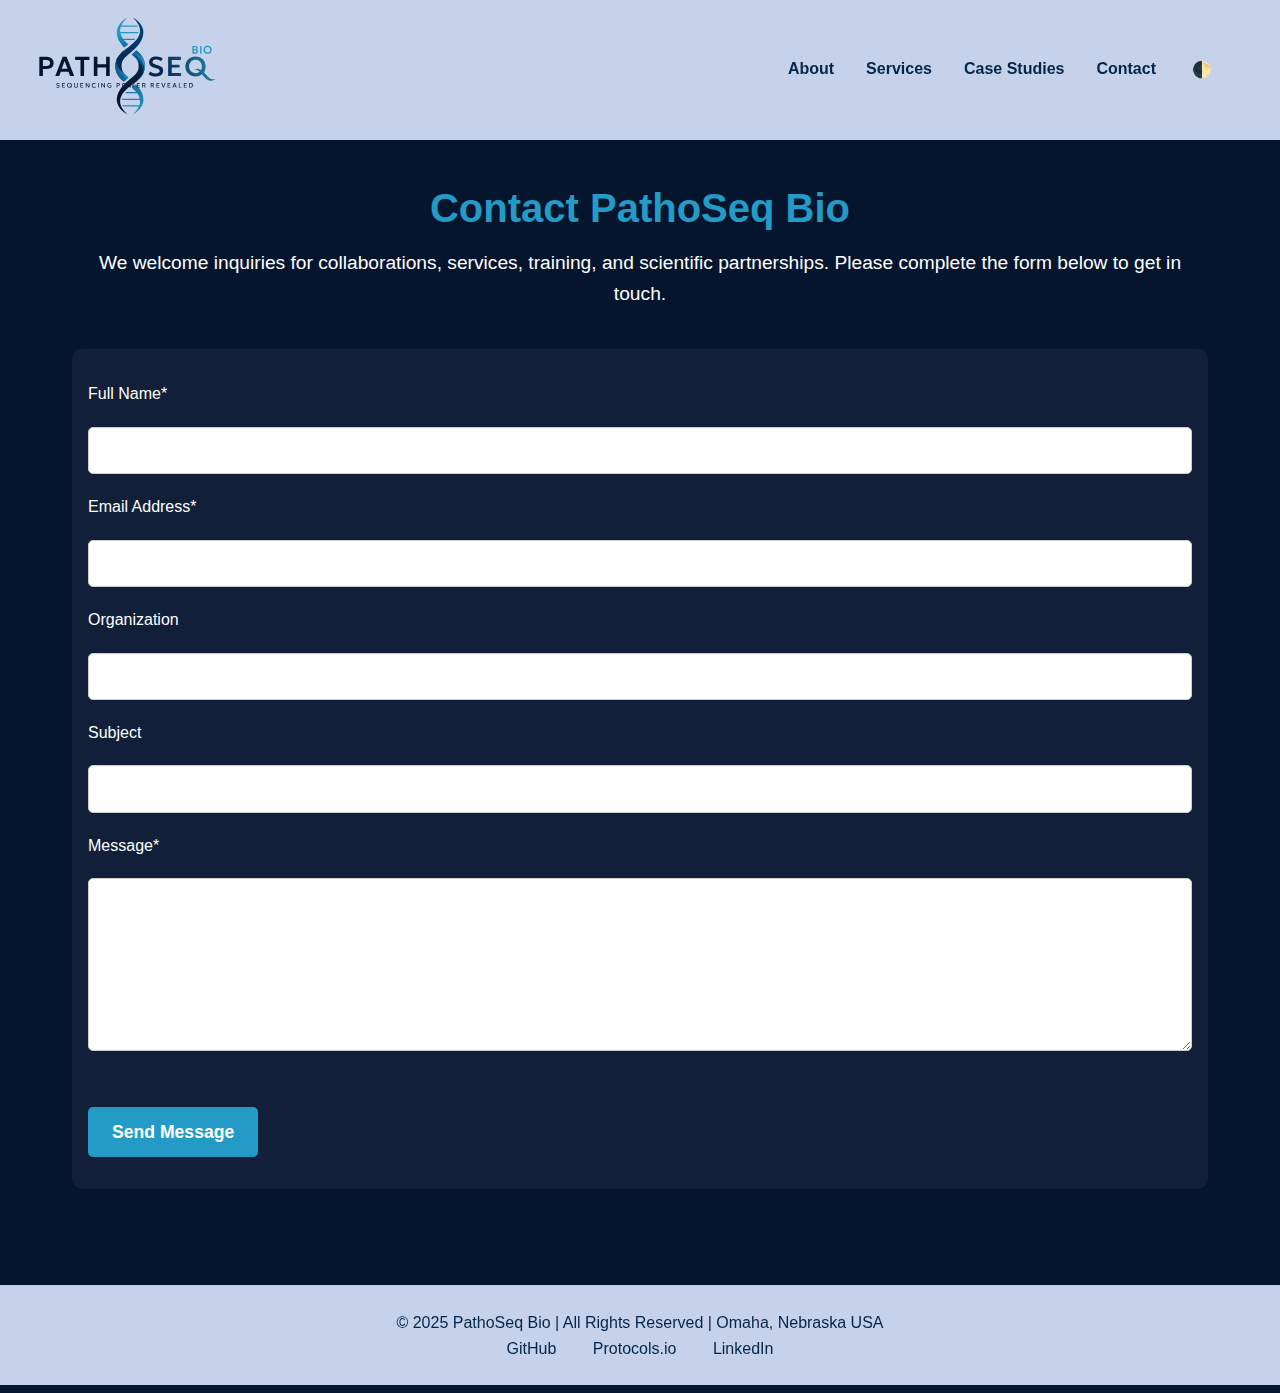
<file: contact.html>
<!DOCTYPE html>
<html lang="en">
<head>
  <meta charset="UTF-8" />
  <meta name="viewport" content="width=device-width, initial-scale=1.0" />
  <title>Contact | PathoSeq Bio</title>
  <meta name="description" content="Contact PathoSeq Bio for sequencing solutions, collaboration, or consulting." />
  <link rel="stylesheet" href="assets/css/styles.css" />
  <script src="https://www.google.com/recaptcha/api.js" async defer></script>
  <script src="https://translate.google.com/translate_a/element.js?cb=googleTranslateElementInit"></script>
</head>

<body>
  <header class="header">
    <div class="logo">
      <a href="index.html"><img src="assets/img/PathoSeq_Bio_SVG.svg" alt="PathoSeq Bio Logo" /></a>
    </div>
    <nav>
      <ul>
        <li><a href="index.html#about">About</a></li>
        <li><a href="services.html">Services</a></li>
        <li><a href="collaborators.html">Case Studies</a></li>
        <li><a href="contact.html">Contact</a></li>
        <button id="theme-toggle" aria-label="Toggle light/dark mode">🌓</button>
        <li><div id="google_translate_element"></div></li>
      </ul>
    </nav>
  </header>

  <main class="section-box contact-page">
   <div class="contact-intro">
    <h1>Contact PathoSeq Bio</h1>
    <p>We welcome inquiries for collaborations, services, training, and scientific partnerships. Please complete the form below to get in touch.</p>
   </div>

   <!-- Contact Form -->
   <form id="contactForm" action="https://formspree.io/f/mvgweoyy" method="POST" onsubmit="return handleSubmit(event)" class="contact-form">
    <label for="name">Full Name*</label>
    <input type="text" id="name" name="name" required />

    <label for="email">Email Address*</label>
    <input type="email" id="email" name="email" required
      pattern="[a-z0-9._%+-]+@[a-z0-9.-]+\.[a-z]{2,}$"
      title="Enter a valid email address (e.g., user@example.com)" />

    <label for="organization">Organization</label>
    <input type="text" id="organization" name="organization" />

    <label for="subject">Subject</label>
    <input type="text" id="subject" name="subject" />

    <label for="message">Message*</label>
    <textarea id="message" name="message" rows="8" required></textarea>

    <!-- Google reCAPTCHA -->
    <div class="g-recaptcha" data-sitekey="YOUR_RECAPTCHA_SITE_KEY_HERE"></div>

    <button type="submit">Send Message</button>
  </form>

  <!-- Success Message -->
   <div id="formSuccess" style="display:none; margin-top:1rem; color:#00cc99; font-weight:bold;">
     ✅ Thank you for contacting us. We'll be in touch shortly.
   </div>
 </main>


  <footer>
    <p>&copy; 2025 PathoSeq Bio | All Rights Reserved | Omaha, Nebraska USA</p>
    <div class="social">
      <a href="https://github.com/jesswiley-PBio">GitHub</a>
      <a href="https://www.protocols.io/view/pathoseq-bio-hybrid-capture-with-ont-minion-sequen-36wgqd5eovk5/v1">Protocols.io</a>
      <a href="https://linkedin.com/in/jessica-wiley-phd-8a8a2b4b">LinkedIn</a>
    </div>
  </footer>

  
  <script src="assets/js/scripts.js"></script>
  
</body>
</html>
</file>
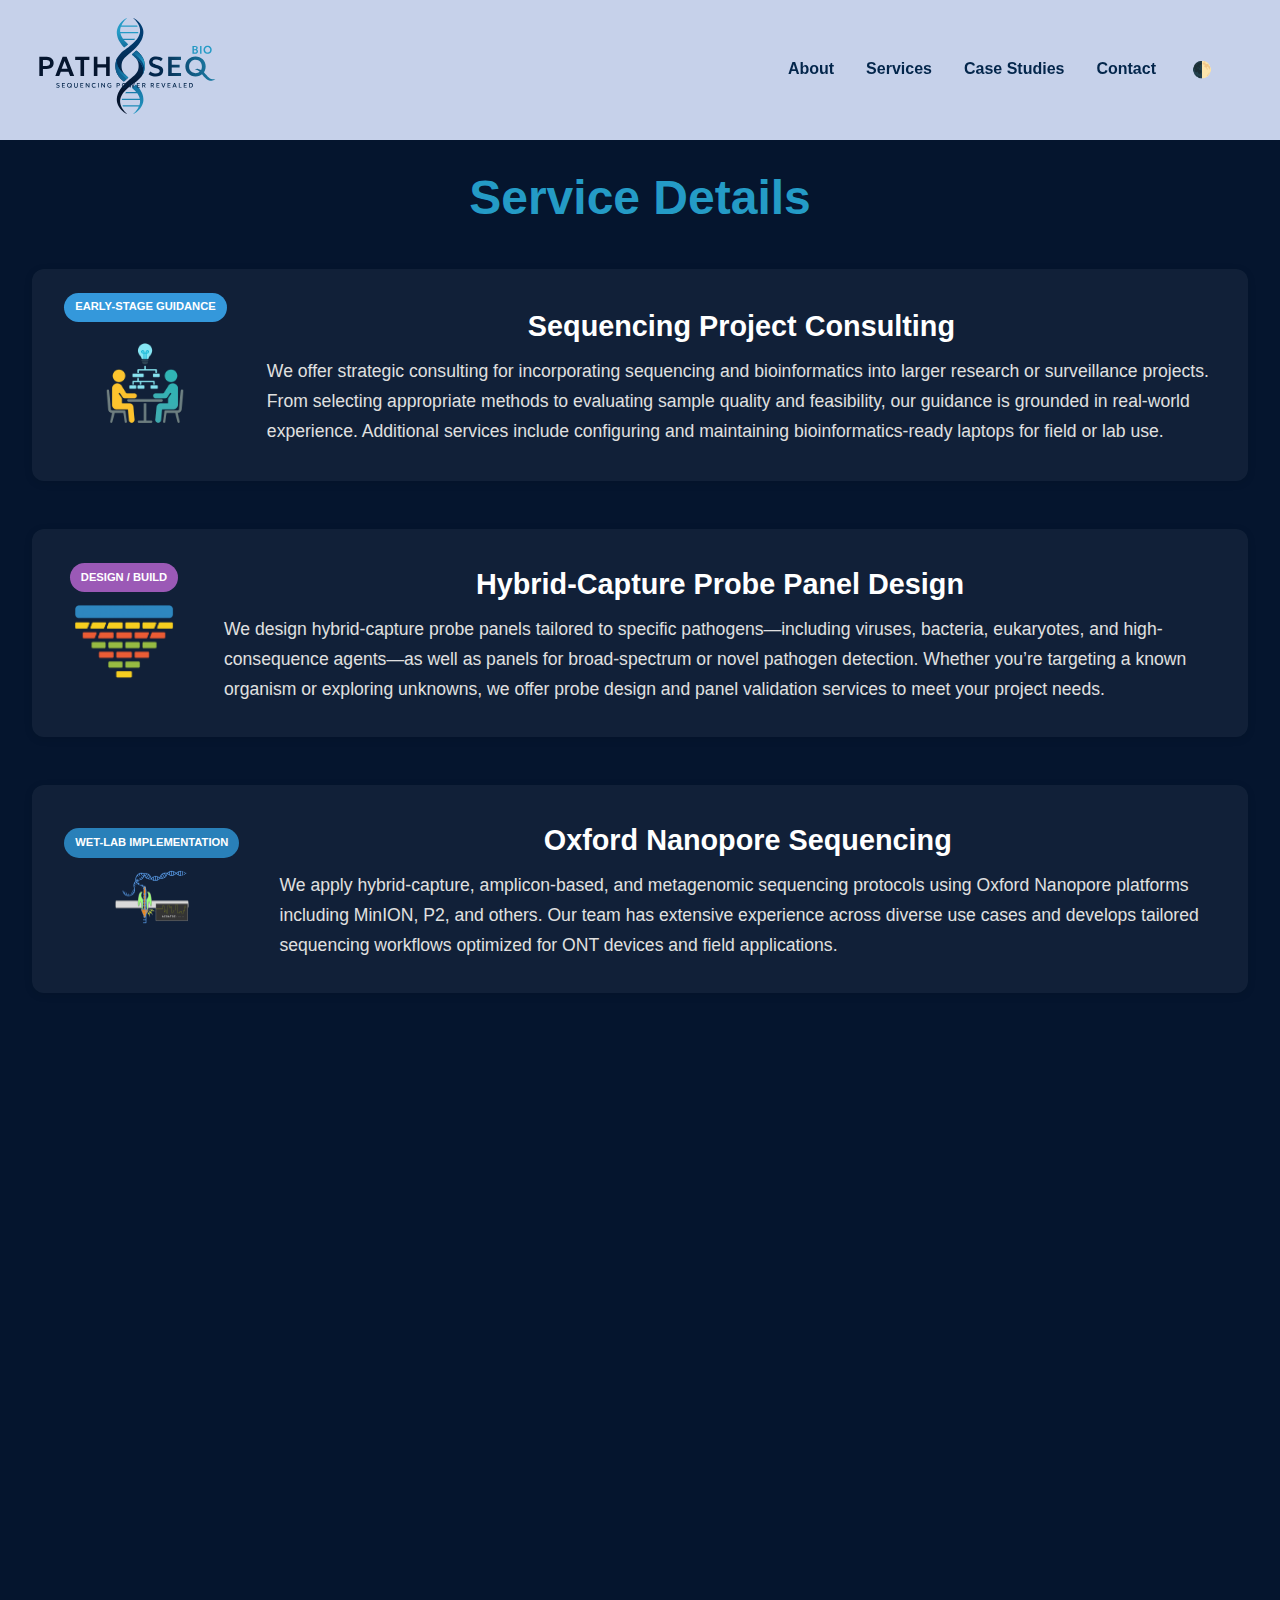
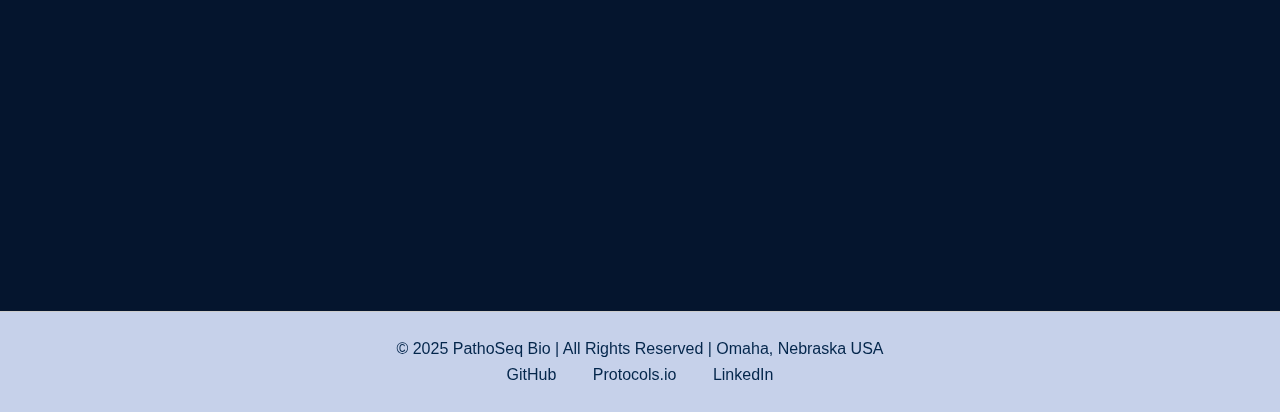
<file: services.html>
<!-- services.html -->
<!DOCTYPE html>
<html lang="en">
<head>
  <meta charset="UTF-8" />
  <title>Services | PathoSeq Bio</title>
  <link rel="stylesheet" href="assets/css/styles.css" />
  <script src="https://translate.google.com/translate_a/element.js?cb=googleTranslateElementInit"></script>
</head>
<body>
  <header class="header">
    <div class="logo">
      <a href="index.html"><img src="assets/img/PathoSeq_Bio_SVG.svg" alt="PathoSeq Bio Logo" /></a>
    </div>
    <nav>
      <ul>
        <li><a href="index.html#about">About</a></li>
        <li><a href="services.html">Services</a></li>
        <li><a href="collaborators.html">Case Studies</a></li>
        <li><a href="contact.html">Contact</a></li>
        <button id="theme-toggle" aria-label="Toggle light/dark mode">🌓</button>
        <li><div id="google_translate_element"></div></li>
      </ul>
    </nav>
  </header>

  <main class="services-detailed-page section-box">
    <h1 class="page-title">Service Details</h1>

    <div class="service-wrapper fade-in">
      <div class="service-box" id="consulting">      
        <div class="service-icon-container">
          <span class="phase-label guidance">Early-Stage Guidance</span>
          <img src="assets/img/consulting.png" alt="Consulting Icon" class="service-icon" />
        </div>
        <div class="service-text">
          <h2>Sequencing Project Consulting</h2>
          <p>We offer strategic consulting for incorporating sequencing and bioinformatics into larger research or surveillance projects. From selecting appropriate methods to evaluating sample quality and feasibility, our guidance is grounded in real-world experience. Additional services include configuring and maintaining bioinformatics-ready laptops for field or lab use.</p>
        </div>
      </div>
    </div>

    <div class="service-wrapper fade-in">
      <div class="service-box" id="panel">      
        <div class="service-icon-container">
          <span class="phase-label design">Design / Build</span>
          <img src="assets/img/probes.png" alt="Probe Design Icon" class="service-icon" />
        </div>
        <div class="service-text">
          <h2>Hybrid-Capture Probe Panel Design</h2>
          <p>We design hybrid-capture probe panels tailored to specific pathogens—including viruses, bacteria, eukaryotes, and high-consequence agents—as well as panels for broad-spectrum or novel pathogen detection. Whether you’re targeting a known organism or exploring unknowns, we offer probe design and panel validation services to meet your project needs.</p>
        </div>
      </div>
    </div>

    <div class="service-wrapper fade-in">
      <div class="service-box" id="sequencing">      
        <div class="service-icon-container">
          <span class="phase-label wetlab">Wet-Lab Implementation</span>
          <img src="assets/img/nanopore_sequencing.svg" alt="Sequencing Icon" class="service-icon" />
        </div>
        <div class="service-text">
          <h2>Oxford Nanopore Sequencing</h2>
          <p>We apply hybrid-capture, amplicon-based, and metagenomic sequencing protocols using Oxford Nanopore platforms including MinION, P2, and others. Our team has extensive experience across diverse use cases and develops tailored sequencing workflows optimized for ONT devices and field applications.</p>
        </div>
      </div>
    </div>

    <div class="service-wrapper fade-in">
      <div class="service-box" id="pipeline">      
        <div class="service-icon-container">
       	  <span class="phase-label analysis">Analysis Infrastructure</span>
          <img src="assets/img/icons8-bioinformatics-100.png" alt="Pipeline Icon" class="service-icon" />
        </div>
        <div class="service-text">
          <h2>Custom Bioinformatics Pipelines</h2>
          <p>We build custom Nextflow pipelines for pathogen detection and characterization, supporting workflows for genome assembly, typing, variant calling, quality control, and data visualization. Outputs are compatible with public repositories such as GISAID and GenBank.</p>
        </div>
      </div>
    </div>

    <div class="service-wrapper fade-in">
      <div class="service-box" id="analysis">      
        <div class="service-icon-container">
          <span class="phase-label output">Interpretation & Output</span>
          <img src="assets/img/analysis.png" alt="Figure Production Icon" class="service-icon" />
        </div>
        <div class="service-text">
          <h2>Custom Analysis & Figure Production</h2>
          <p>We provide end-to-end analysis and figure generation for publications, particularly for teams new to sequencing or bioinformatics. Whether you need results interpreted, figures prepared, or input on data presentation, we can support your project from raw data to polished output. Explore our case studies for examples of collaborative publications.</p>
        </div>
      </div>
    </div>

    <div class="service-wrapper fade-in">
      <div class="service-box" id="global">      
        <div class="service-icon-container">
          <span class="phase-label deployment">Field Deployment</span>
          <img src="assets/img/global.png" alt="Earth Icon" class="service-icon" />
        </div>
        <div class="service-text">
          <h2>Global Deployment & Training</h2>
          <p>We deploy hybrid-capture and other sequencing workflows on ONT platforms in settings ranging from field sites to national reference laboratories. Our team provides hands-on training for local personnel and long-term technical support. We have established in-country sequencing capacity in Malaysia, Laos, South Korea, Ghana, and the DRC—often from the ground up—and continue expanding our global footprint.</p>
        </div>
      </div>
    </div>
  </main>


  <footer>
    <p>&copy; 2025 PathoSeq Bio | All Rights Reserved | Omaha, Nebraska USA</p>
    <div class="social">
      <a href="https://github.com/jesswiley-PBio">GitHub</a>
      <a href="https://www.protocols.io/view/pathoseq-bio-hybrid-capture-with-ont-minion-sequen-36wgqd5eovk5/v1">Protocols.io</a>
      <a href="https://linkedin.com/in/jessica-wiley-phd-8a8a2b4b">LinkedIn</a>
    </div>
  </footer>
  
  <script src="assets/js/scripts.js"></script>
</body>
</html>
</file>
<file: assets/css/styles.css>
/* Reset & Base Styles */
* {
  margin: 0;
  padding: 0;
  box-sizing: border-box;
}

body {
  font-family: 'Geologica', sans-serif;
  line-height: 1.6;
  color: #ffffff;
  background-color: #05152e;
  scroll-behavior: smooth;
  overflow-x: hidden;
}

header {
  position: fixed;
  top: 0;
  width: 100%;
  padding: 1rem 2rem;
  background-color: rgba(220, 230, 255, 0.9); /* Much lighter blue/off-white */
  backdrop-filter: blur(6px);
  z-index: 1000;
  display: flex;
  justify-content: space-between;
  align-items: center;
}

.logo img {
  height: 100px;
}

nav ul {
  list-style: none;
  display: flex;
  gap: 2rem;
}

nav a {
  color: #03264b; /* darker blue for contrast */
  text-decoration: none;
  font-weight: 600;
  transition: color 0.3s;
}

nav a:hover {
  color: #249bc6;
}

/* Hero section stays full width */
.hero {
  position: relative;
  width: 100vw;         /* full viewport width */
  height: 75vh;         /* reduced height */
  margin: 0;            /* eliminate spacing */
  padding: 0;
  display: flex;
  align-items: center;
  justify-content: center;
  text-align: center;
  overflow: hidden;
}

/* Ensure hero spans full screen width and is not constrained by section margins */
.hero {
  width: 100vw;
  max-width: 100%;
  margin: 0;
  padding: 0;
}

/* General layout for all sections except hero */
section {
  padding: 5rem 2rem;
}

section:not(.hero) {
  max-width: 1100px;
  margin: 0 auto;
}

#bg-video {
  position: absolute;
  top: 0;
  left: 0;
  width: 100%;
  height: 100%;
  object-fit: cover; /* this ensures full fill */
  z-index: -2;
  background-color: #05152e;
}

.video-overlay {
  position: absolute;
  top: 0;
  left: 0;
  width: 100%;
  height: 100%;
  z-index: -1;
  background: linear-gradient(to bottom, rgba(5, 21, 46, 0.5), rgba(5, 21, 46, 0.85));
}

.hero-content {
  z-index: 10;
  color: #ffffff;
  width: 100%;
  padding: 2rem;
}


.hero-content h1 {
  font-size: 3.5rem;
  margin-bottom: 1rem;
}

.hero-content h2 {
  color: #ffffff;
}

.hero-content p {
  font-size: 1.3rem;
  color: #ffffff;
}

/* Section Styling */
/* Fine-tuned spacing for first section under hero */
section {
  padding: 4rem 2rem;
  max-width: 1200px;
  margin: 0 auto;
}

#about {
  margin-top: -2rem;
  padding-top: 4rem; /* pull up slightly closer to hero only */
}

#about p {
  font-size: 1.2rem;
  line-height: 1.8;
}

h2 {
  font-size: 2.5rem;
  margin-bottom: 0.5rem;
  color: #249bc6;
  text-align: center;
}

ul {
  list-style-type: disc;
  padding-left: 2rem;
}

form {
  display: flex;
  flex-direction: column;
  gap: 1rem;
}

input, textarea {
  padding: 0.75rem;
  border: none;
  border-radius: 4px;
  font-size: 1rem;
}

button {
  padding: 0.75rem;
  border: none;
  background-color: #249bc6;
  color: white;
  font-weight: bold;
  cursor: pointer;
  border-radius: 4px;
  transition: background-color 0.3s ease;
}

button:hover {
  background-color: #013d71;
}

/* Footer fix — restore banner look, center content */
footer {
  background-color: rgba(220, 230, 255, 0.9);
  backdrop-filter: blur(6px);
  padding: 1.5rem;
  text-align: center;
  color: #03264b;
  border-top: 1px solid #ccc;
}


footer .attribution {
  margin-top: 1rem;
  font-size: 0.75rem;
  color: #555;
}

.social a {
  margin: 0 1rem;
  color: #03264b; /* match footer */
  text-decoration: none;
  font-weight: 500;
}

.social a:hover {
  color: #249bc6;
}

/* Animations */
.fade-in {
  animation: fadeInUp 1s ease-in both;
}

@keyframes fadeInUp {
  from {
    opacity: 0;
    transform: translate3d(0, 20px, 0);
  }
  to {
    opacity: 1;
    transform: none;
  }
}

/* Services Grid Layout */
.services-grid {
  display: grid;
  grid-template-columns: repeat(auto-fit, minmax(280px, 1fr));
  grid-column: 1 / -1;
  margin-bottom: 1rem;
  gap: 2rem;
}

.services-grid .tile {
  background-color: rgba(255, 255, 255, 0.05);
  border-radius: 10px;
  padding: 1.5rem;
  box-shadow: 0 2px 8px rgba(0, 0, 0, 0.1);
  transition: all 0.3s ease-in-out;
  text-align: center;
  color: white;                     /* Force white text for headings */
  text-decoration: none; 	    /* Remove underline */
}

.services-grid .tile:hover {
  transform: scale(1.02);
  background-color: rgba(255, 255, 255, 0.1);
}

.services-grid .tile i {
  margin-bottom: 1rem;
  color: #249bc6;
  display: block;
}

.services-grid .tile:visited h3 {
  color: white;                     /* Prevent purple on visited */
}

.services-grid .tile:hover h3 {
  color: #249bc6;                   /* Optional: hover effect */
}

.services-grid .tile h3 {
  margin-top: 0.5rem;
  font-size: 1.3rem;
  color: white;
  transition: color 0.3s ease;
}

.service-icon {
  max-height: 120px;
  max-width: 150px;
  width: auto;
  height: auto;
  margin-bottom: 1rem;
  display: block;
  margin-left: auto;
  margin-right: auto;
}

.services-grid .tile {
  background-color: rgba(255, 255, 255, 0.05);
  border-radius: 10px;
  padding: 1.5rem;
  box-shadow: 0 2px 8px rgba(0, 0, 0, 0.1);
  transition: all 0.3s ease-in-out;
  text-align: center;
  display: flex;
  flex-direction: column;
  align-items: center;
  justify-content: center;
}

body.light-mode .services-grid .tile h3 {
  color: #000;
}

/* ==== Services Page Enhancements ==== */

.services-detailed-page {
  max-width: 1500px;
  margin: 6rem auto 2rem;
  padding: 2rem;
}

.page-title {
  font-size: 3rem;
  color: #249bc6;
  text-align: center;
  margin-top: 2rem;     /* ⬅️ Add more space above the title */
  margin-bottom: 2rem; /* Keep or adjust this for space below */
}

.service-box {
  display: flex;
  align-items: center;
  gap: 2.5rem;
  padding: 2rem;
  border-radius: 12px;
  background-color: rgba(255, 255, 255, 0.05);
  box-shadow: 0 2px 8px rgba(0,0,0,0.1);
  transition: transform 0.3s ease;
  margin-bottom: 0; /* no need for internal margin if wrapper is spacing */
  flex-direction: row;
  flex-wrap: wrap;
}

.service-box:hover {
  transform: translateY(-4px);
  background-color: rgba(255, 255, 255, 0.08);
}

.service-box .service-icon {
  width: 100px;
  height: auto;
  transition: transform 0.6s ease-in-out;
  transform-origin: center;
}

.service-box:hover .service-icon {
  transform: rotate(10deg) scale(1.05);
}

.service-box h2 {
  font-size: 2rem;
  color: #ffffff;
  margin-bottom: 0.5rem;
}

.service-box p {
  font-size: 1.1rem;
  color: #dddddd;
  line-height: 1.6;
}

.service-icon-container {
  flex: 0 0 120px;
  display: flex;
  justify-content: center;
  align-items: center;
}

.service-icon {
  width: 80px;
  height: auto;
  transition: transform 0.6s ease-in-out;
  transform-origin: center;
}

.service-wrapper {
  margin-bottom: 3rem; /* spacing *outside* the box background */
}

.service-box:hover .service-icon {
  transform: scale(1.20) rotateY(360deg);
}

.service-text {
  flex: 1;
  min-width: 250px;
}

.service-text h2 {
  font-size: 1.8rem;
  margin-bottom: 0.5rem;
  color: #ffffff;
}

.service-text p {
  line-height: 1.7;
  color: #e0e0e0;
}

/* Light mode overrides */
body.light-mode .service-text h2 {
  color: #013d71;
}

body.light-mode .service-text p {
  color: #333333;
}

body.light-mode .page-title {
  color: #013d71;
}

.fade-in {
  opacity: 0;
  transform: translateY(20px);
  transition: opacity 0.8s ease-out, transform 0.8s ease-out;
}

.fade-in.visible {
  opacity: 1;
  transform: translateY(0);
}

/* === Value Chain Labels === */
.service-icon-container {
  flex: 0 0 120px;
  display: flex;
  flex-direction: column;
  justify-content: flex-start;
  align-items: center;
  gap: 0.5rem; /* Reduce spacing between label and icon */
  margin-top: -0.5rem; /* Adjust to visually lift label if needed */
}

.phase-label {
  font-size: 0.7rem;
  font-weight: bold;
  padding: 0.35rem 0.7rem;
  border-radius: 20px;
  color: #fff;
  text-transform: uppercase;
  white-space: nowrap;
  margin-bottom: 0.2rem;
}

.phase-label.guidance       { background-color: #3498db; }  /* Orange */
.phase-label.design         { background-color: #9b59b6; }  /* Purple */
.phase-label.wetlab         { background-color: #2980b9; }  /* Blue */
.phase-label.analysis       { background-color: #f39c12; }  /* Light Blue */
.phase-label.output         { background-color: #e74c3c; }  /* Red */
.phase-label.deployment          { background-color: #27ae60; }  /* Green */

/* Case Study and Publication Logos */
.publication-list {
  list-style-type: none;
  padding-left: 0;
}

.publication-list li {
  margin-bottom: 1rem;
}

.publication-list a {
  color: #ffffff;
  text-decoration: underline;
}

.publication-list a:hover {
  color: #249bc6;
}


/* Collaborative Partner Logos */
.partners {
  text-align: center;
  padding: 4rem 2rem;
}

.partner-logos {
  display: flex;
  flex-wrap: wrap;
  justify-content: center;
  align-items: center;
  gap: 2rem;
  margin-top: 2rem;
}

.partner-logos img {
  max-height: 80px;
  max-width: 160px;
  object-fit: contain;
  background-color: #ffffff;
  padding: 4px;
  border-radius: 6px;
}

/* === Map Styling === */
#leaflet-map {
  height: 500px;
  border-radius: 10px;
  overflow: hidden;
}

/* Keep map centered and prevent unwanted scrollbars */
.leaflet-container {
  width: 100%;
  background: #e2ecf5;
}

#map-section h1 {
  text-align: center;
  color: #249bc6;
  font-size: 2.5rem;
  margin-top: 6rem;
}

#map-section h3 {
  text-align: center;
  color: #cccccc;
  font-weight: 400;
  max-width: 900px;
  margin: 1rem auto 2rem;
}

body.light-mode #map-section h3 {
  color: #333333;
}

/* === Publications Section === */
#publications {
  background: rgba(255, 255, 255, 0.05);
  border-radius: 12px;
  padding: 2rem;
  margin-top: 3rem;
  box-shadow: 0 2px 8px rgba(0,0,0,0.15);
}

.publication-list {
  list-style: none;
  padding: 0;
  max-width: 1200px;
  margin: 0 auto;
}

.publication-list li {
  background: rgba(255, 255, 255, 0.05);
  border-left: 4px solid #249bc6;
  padding: 1rem 1.5rem;
  margin: 1rem 0;
  transition: background 0.3s ease;
}

.publication-list li:hover {
  background: rgba(255, 255, 255, 0.1);
  transform: scale(1.01);
}

.publication-list a {
  color: #ffffff;
  text-decoration: none;
}

.publication-list a:hover {
  color: #249bc6;
}

body.light-mode .publication-list a {
  color: #013d71;
}

/* Responsive */
@media (max-width: 768px) {
  .logo img {
    height: 70px;
  }

  .hero {
    margin-top: 100px; /* Pushes hero content below header */
  }
  
  .hero-content h1 {
    font-size: 2.2rem;   /* More appropriate for mobile, bigger than h2 */
    font-weight: 700;
  }

  .hero-content h2 {
    font-size: 1.4rem;   /* Slightly smaller than h1 */
    font-weight: 400;
  }

  .hero-content p {
    font-size: 1rem;
    padding: 1rem;
  }
  
  #about,
  .contact-page,
  .partners,
  .services-detailed-page {
    margin-top: 6rem;
  }

  header {
    flex-direction: column;
    padding: 1rem;
  }

  nav ul {
    flex-direction: column;
    gap: 1rem;
    align-items: center;
    max-width: 100%;
    text-align: center;
  }
}
@media (max-width: 768px) {
  main,
  .section-box,
  section,
  .contact-page,
  #about,
  .partners,
  .services-detailed-page {
    margin-top: 120px; /* adjust this based on your header height */
  }
}
/* === Contact Form Specific === */
/* Limit form width and align center */
.contact-page {
  max-width: 1200px;
  margin: 4rem auto;
  padding: 2rem;
}

/* Ensure contact intro text is visible and styled */
.contact-intro {
  margin-top: 5rem;       /* Adds space at the top of the page */
  margin-bottom: 2.5rem;  /* Extra space before the form */
  text-align: center;
}

.contact-intro h1 {
  font-size: 2.5rem;
  color: #249bc6;
  margin-bottom: 0.5rem;
}

.contact-intro p {
  font-size: 1.2rem;
  color: #ffffff;
  line-height: 1.6;
}

/* Light mode tweaks for contact */
body.light-mode .contact-intro p {
  color: #000;
}

.contact-form {
  display: flex;
  flex-direction: column;
  gap: 1.25rem;
  padding: 2rem 1rem;
  background: rgba(255, 255, 255, 0.05);
  border-radius: 10px;
  margin-top: 2rem;
}

.contact-form input,
.contact-form textarea {
  padding: 0.85rem;
  font-size: 1rem;
  background-color: #ffffff;
  color: #05152e;
  border: 1px solid #ccc;
  border-radius: 5px;
}

.contact-form input:focus,
.contact-form textarea:focus {
  outline: none;
  border-color: #249bc6;
  box-shadow: 0 0 0 2px rgba(36, 155, 198, 0.2);
}

.contact-form button {
  padding: 0.9rem 1.5rem;
  background-color: #249bc6;
  color: white;
  font-weight: bold;
  font-size: 1.1rem;
  border: none;
  border-radius: 5px;
  cursor: pointer;
  align-self: flex-start;
  transition: background-color 0.3s ease;
}

.contact-form button:hover {
  background-color: #013d71;
}

.g-recaptcha {
  margin-top: 1rem;
}

/* === Light Mode Theme === */
body.light-mode {
  background-color: #ffffff;
  color: #000000;
}

body.light-mode header,
body.light-mode footer {
  background-color: #e2ecf5;
  color: #03264b;
}

body.light-mode nav a {
  color: #03264b;
}

body.light-mode .contact-form {
  background-color: rgba(0, 0, 0, 0.05);
}

body.light-mode .contact-form input,
body.light-mode .contact-form textarea {
  background-color: #f7f7f7;
  color: #000;
  border: 1px solid #ccc;
}

body.light-mode button {
  background-color: #013d71;
  color: #fff;
}

#google_translate_element {
  font-size: 14px;
}

#theme-toggle {
  font-size: 16px;
  background: none;
  border: none;
  color: #fff;
  cursor: pointer;
  padding: 4px;
}

body.light-mode #theme-toggle {
  color: #000;
}

html {
  scroll-behavior: smooth;
  scroll-padding-top: 120px; /* Adjust based on header height */
}
</file>
